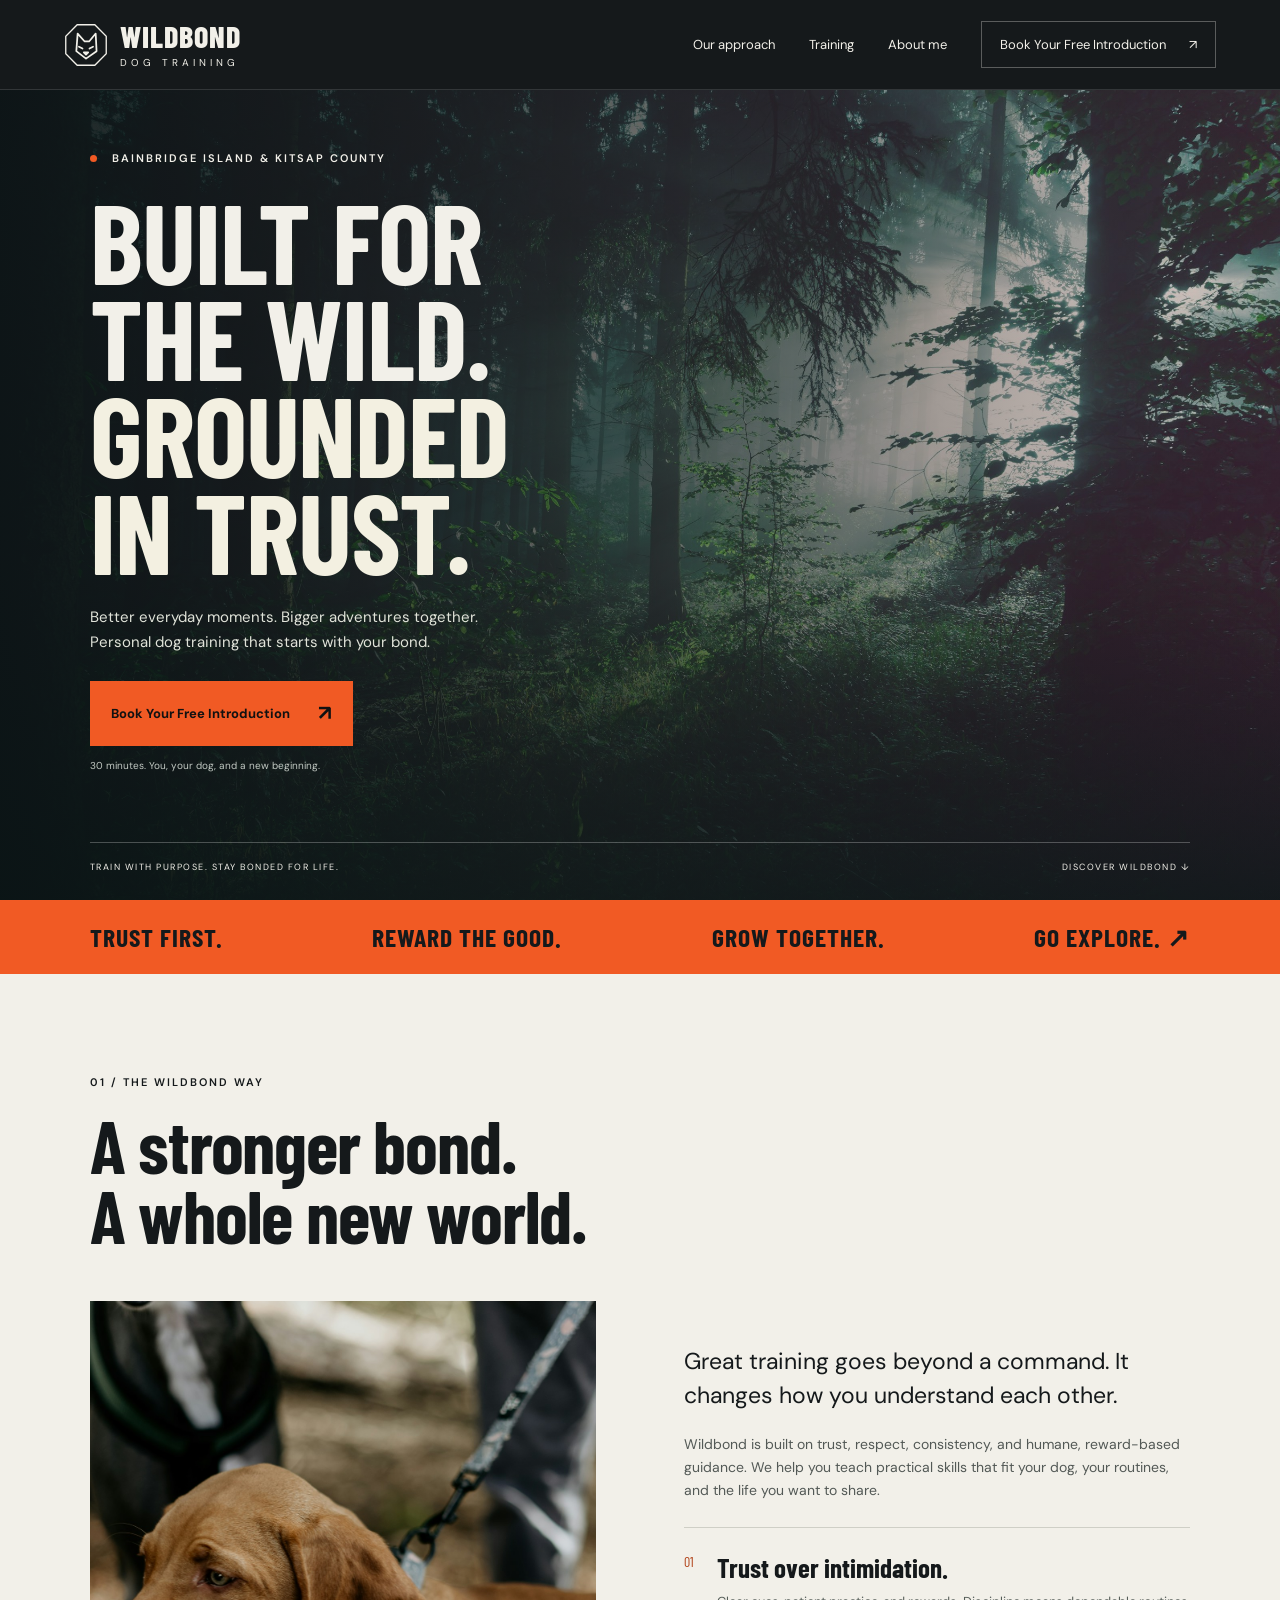
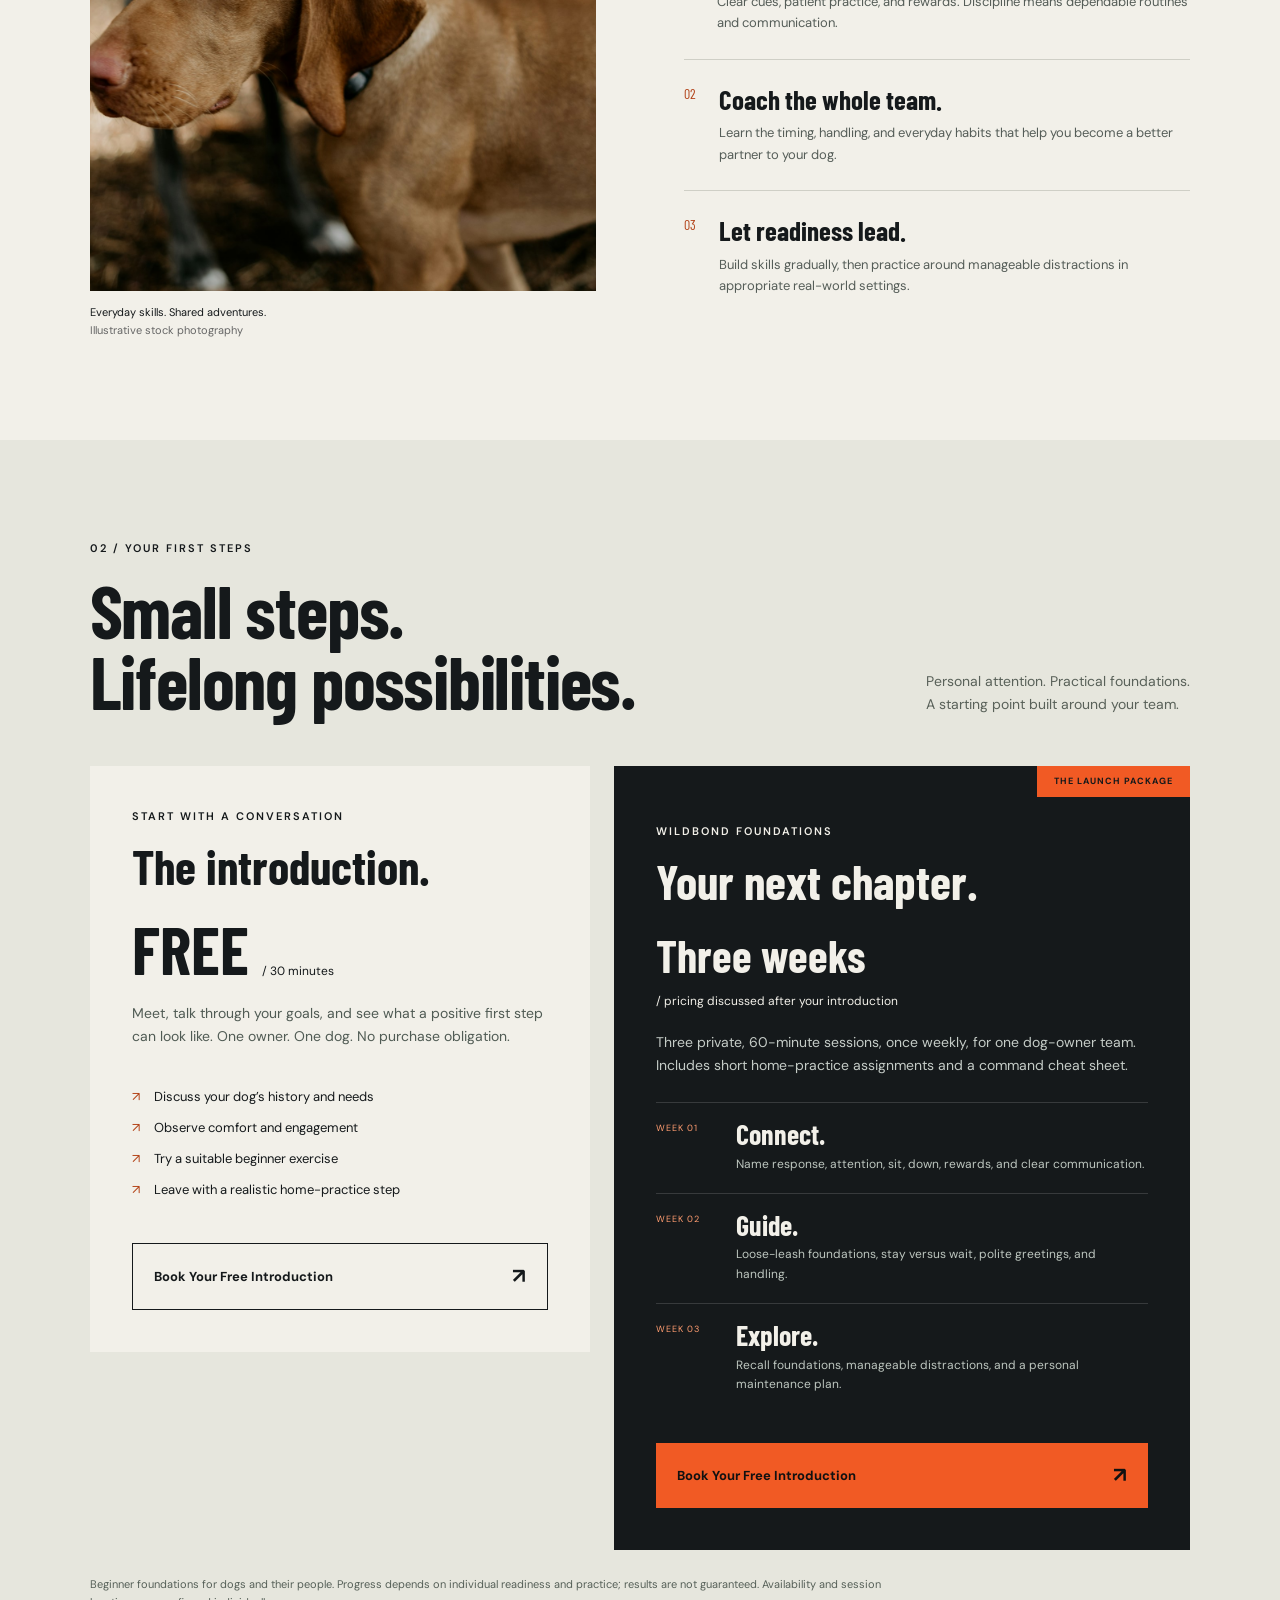
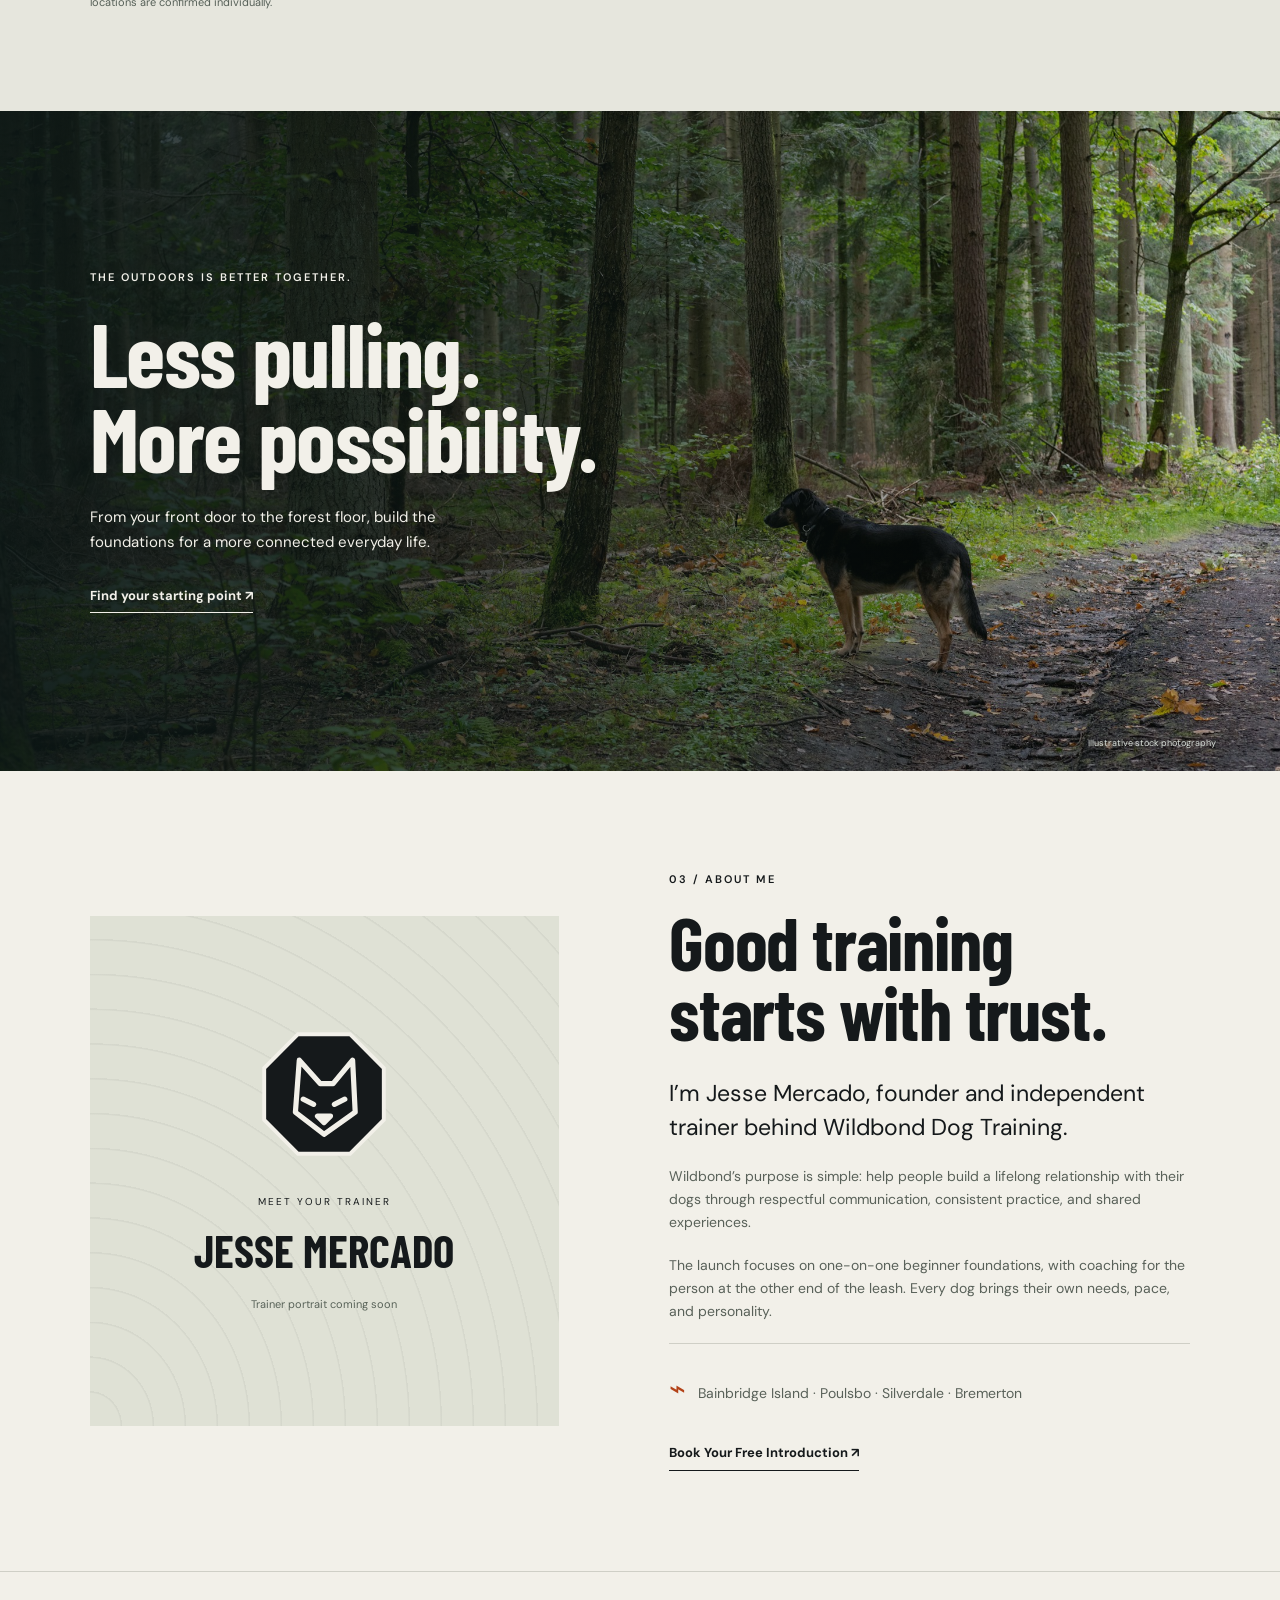
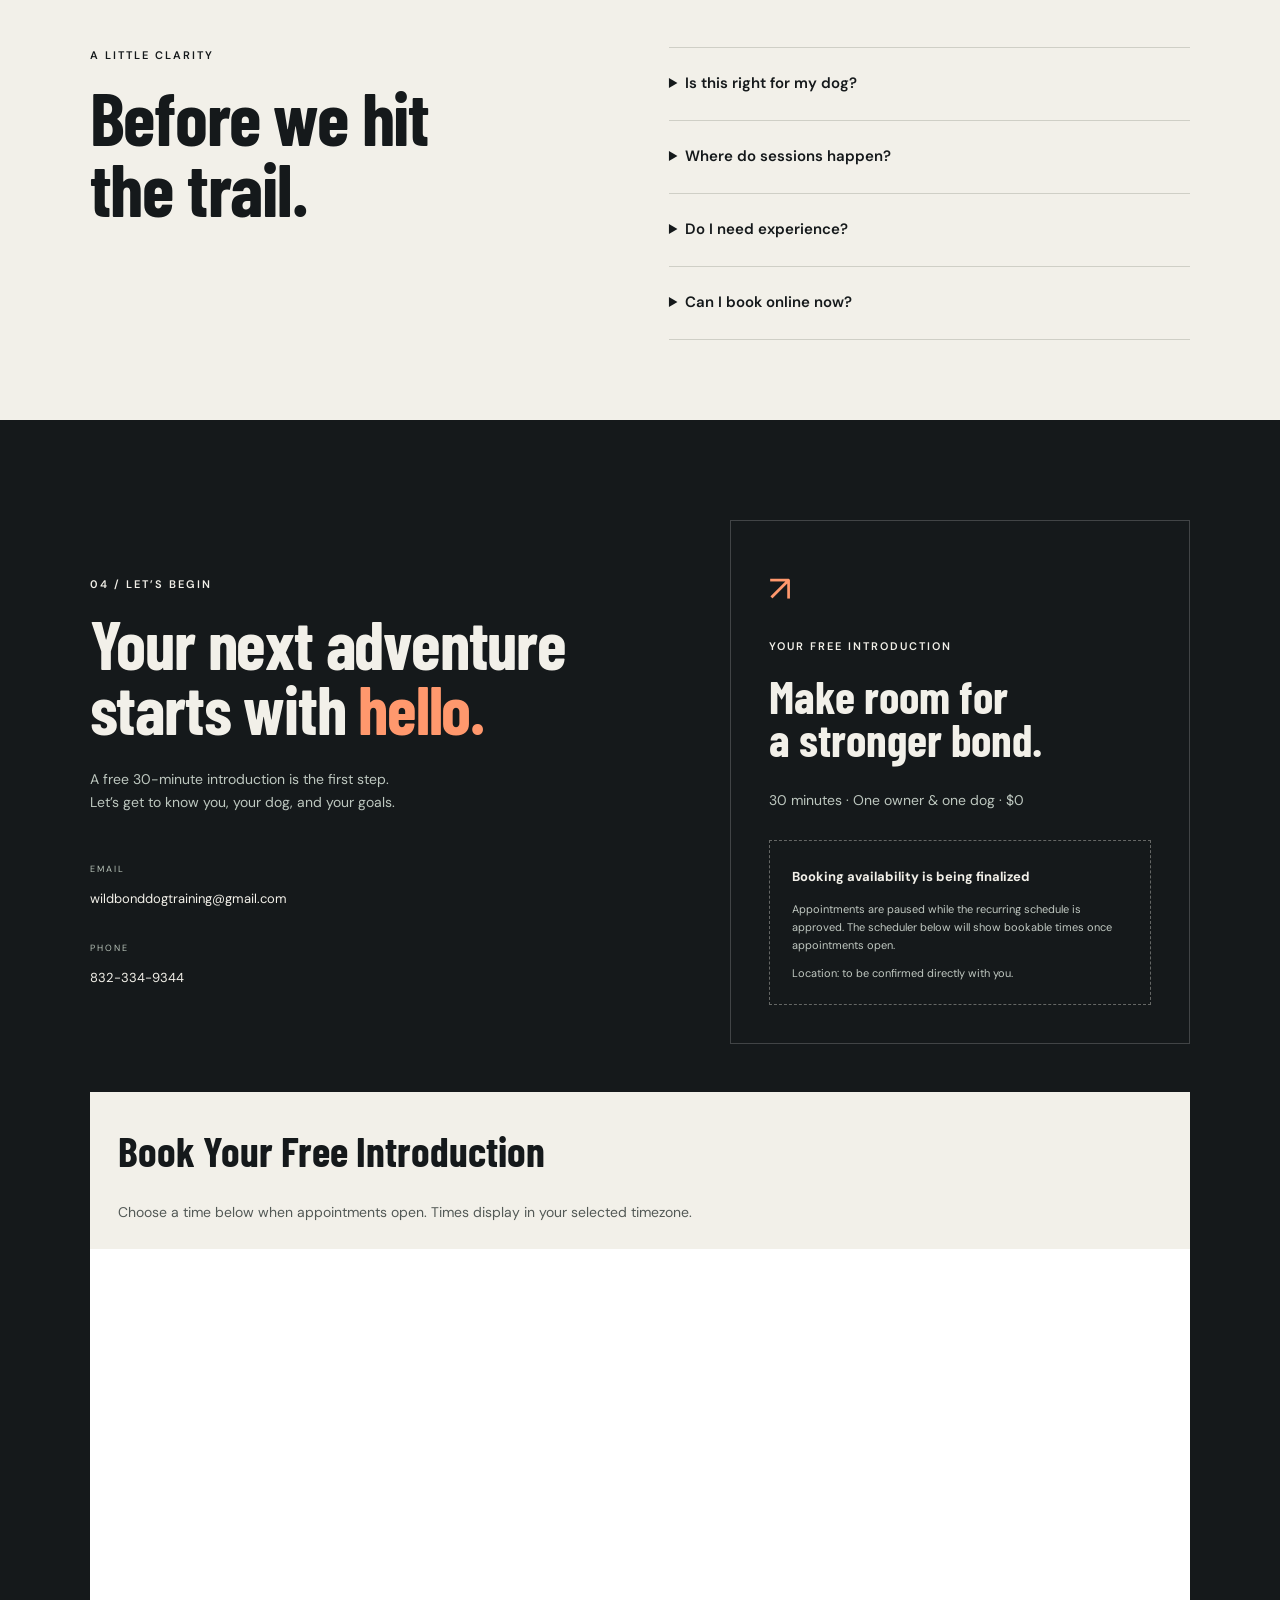
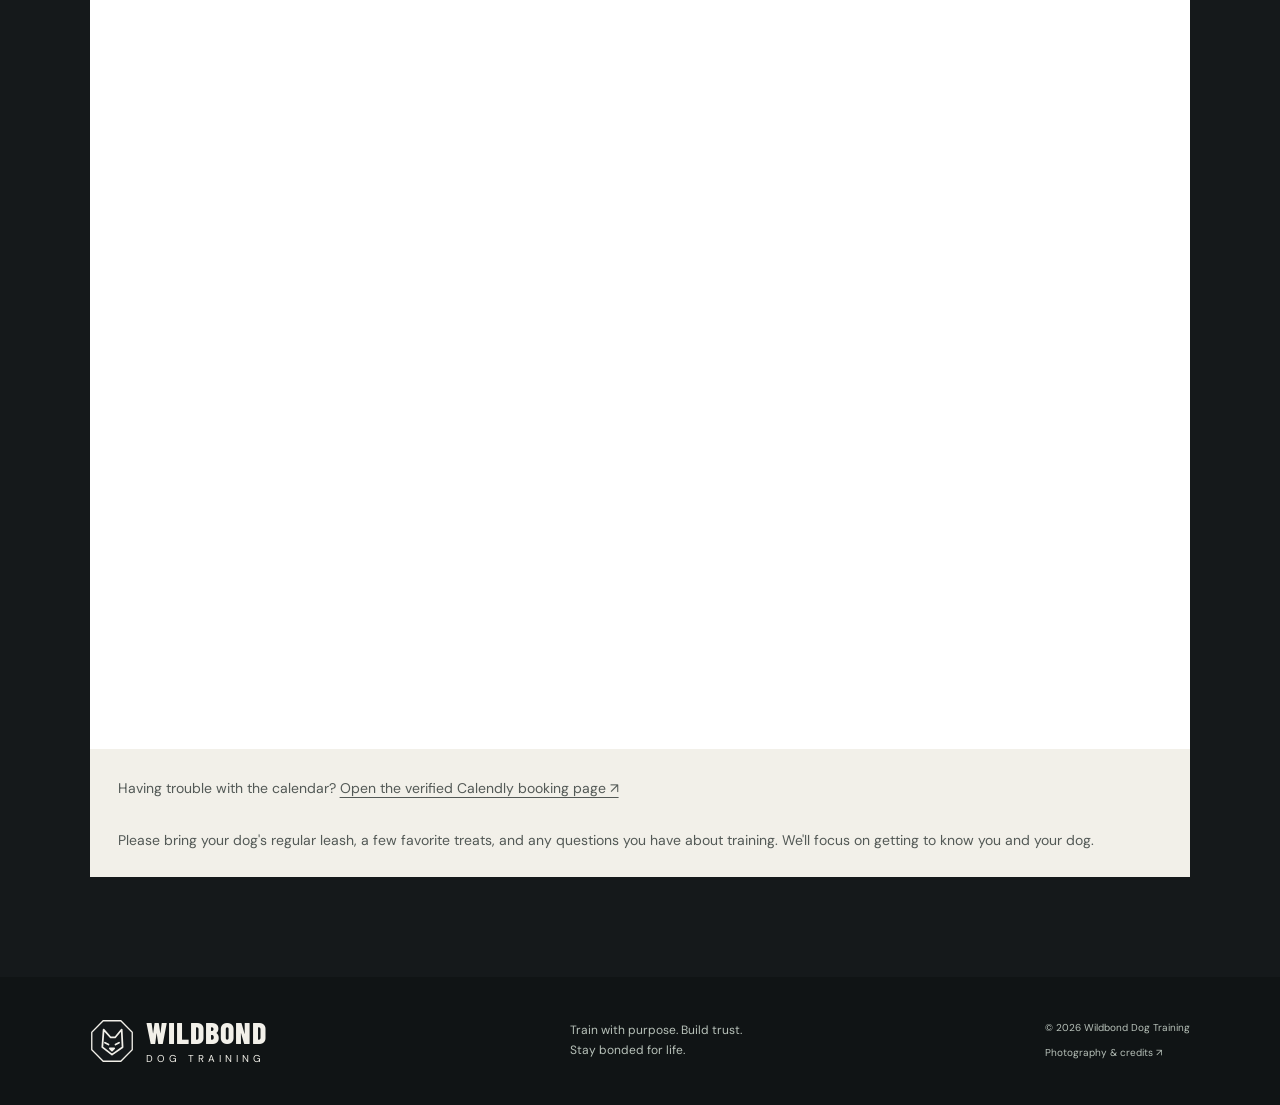
<file: index.html>
<!doctype html>
<html lang="en">
<head>
  <meta charset="utf-8"><meta name="viewport" content="width=device-width, initial-scale=1">
  <title>Wildbond Dog Training | Built for the Wild. Grounded in Trust.</title>
  <meta name="description" content="Personal, reward-based dog training for Bainbridge Island and Kitsap County. Explore a free 30-minute introduction and the three-week private Foundations program.">
  <meta name="theme-color" content="#15191b"><link rel="icon" href="mark.svg" type="image/svg+xml">
  <link rel="stylesheet" href="styles.css"><script src="script.js" defer></script>
</head>
<body>
<a class="skip" href="#main">Skip to content</a>
<header class="header">
  <a class="brand" href="#home" aria-label="Wildbond Dog Training home"><img src="mark.svg" alt="" width="44" height="44"><span>WILDBOND<small>DOG TRAINING</small></span></a>
  <button class="menu-toggle" aria-expanded="false" aria-controls="navigation">Menu <span>☰</span></button>
  <nav id="navigation" aria-label="Main navigation"><a href="#approach">Our approach</a><a href="#training">Training</a><a href="#about">About me</a><a href="#booking" class="nav-cta">Book Your Free Introduction <span>↗</span></a></nav>
</header>
<main id="main">
<section class="hero" id="home" aria-labelledby="hero-title">
  <img class="hero-photo" src="forest.jpg" alt="Sunlight filters through a dense evergreen forest" fetchpriority="high" width="2400" height="1600">
  <div class="hero-content"><p class="eyebrow"><span class="dot"></span> BAINBRIDGE ISLAND & KITSAP COUNTY</p><h1 id="hero-title">BUILT FOR<br>THE WILD.<br><span>GROUNDED<br>IN TRUST.</span></h1><p class="hero-description">Better everyday moments. Bigger adventures together.<br>Personal dog training that starts with your bond.</p><a class="button orange" href="#booking">Book Your Free Introduction <span>↗</span></a><p class="micro">30 minutes. You, your dog, and a new beginning.</p></div>
  <div class="hero-bottom"><span>TRAIN WITH PURPOSE. STAY BONDED FOR LIFE.</span><a href="#approach">DISCOVER WILDBOND ↓</a></div>
</section>
<div class="manifesto-strip"><span>TRUST FIRST.</span><span>REWARD THE GOOD.</span><span>GROW TOGETHER.</span><span>GO EXPLORE. ↗</span></div>
<section class="section approach" id="approach">
  <div class="section-intro"><p class="eyebrow">01 / THE WILDBOND WAY</p><h2>A stronger bond.<br>A whole new world.</h2></div>
  <div class="approach-grid"><figure class="photo-frame"><img src="forest-dog.jpg" alt="A brown dog on a leash during an outdoor walk" loading="lazy" width="2200" height="1467"><figcaption>Everyday skills. Shared adventures. <span>Illustrative stock photography</span></figcaption></figure><div class="approach-copy"><p class="lead">Great training goes beyond a command. It changes how you understand each other.</p><p>Wildbond is built on trust, respect, consistency, and humane, reward-based guidance. We help you teach practical skills that fit your dog, your routines, and the life you want to share.</p><div class="principle"><span>01</span><div><h3>Trust over intimidation.</h3><p>Clear cues, patient practice, and rewards. Discipline means dependable routines and communication.</p></div></div><div class="principle"><span>02</span><div><h3>Coach the whole team.</h3><p>Learn the timing, handling, and everyday habits that help you become a better partner to your dog.</p></div></div><div class="principle"><span>03</span><div><h3>Let readiness lead.</h3><p>Build skills gradually, then practice around manageable distractions in appropriate real-world settings.</p></div></div></div></div>
</section>
<section class="section training" id="training"><div class="section-heading"><div><p class="eyebrow">02 / YOUR FIRST STEPS</p><h2>Small steps.<br>Lifelong possibilities.</h2></div><p>Personal attention. Practical foundations.<br>A starting point built around your team.</p></div>
  <div class="offers"><article class="offer intro-offer"><p class="eyebrow">START WITH A CONVERSATION</p><h3>The introduction.</h3><p class="price">FREE <span>/ 30 minutes</span></p><p>Meet, talk through your goals, and see what a positive first step can look like. One owner. One dog. No purchase obligation.</p><ul><li>Discuss your dog’s history and needs</li><li>Observe comfort and engagement</li><li>Try a suitable beginner exercise</li><li>Leave with a realistic home-practice step</li></ul><a class="button outline" href="#booking">Book Your Free Introduction <span>↗</span></a></article>
  <article class="offer foundations"><div class="offer-label">THE LAUNCH PACKAGE</div><p class="eyebrow">WILDBOND FOUNDATIONS</p><h3>Your next chapter.</h3><p class="price price-discuss">Three weeks <span>/ pricing discussed after your introduction</span></p><p>Three private, 60-minute sessions, once weekly, for one dog-owner team. Includes short home-practice assignments and a command cheat sheet.</p><ol class="weeks"><li><span>WEEK 01</span><div><h4>Connect.</h4><p>Name response, attention, sit, down, rewards, and clear communication.</p></div></li><li><span>WEEK 02</span><div><h4>Guide.</h4><p>Loose-leash foundations, stay versus wait, polite greetings, and handling.</p></div></li><li><span>WEEK 03</span><div><h4>Explore.</h4><p>Recall foundations, manageable distractions, and a personal maintenance plan.</p></div></li></ol><a class="button orange" href="#booking">Book Your Free Introduction <span>↗</span></a></article></div>
  <p class="offer-note">Beginner foundations for dogs and their people. Progress depends on individual readiness and practice; results are not guaranteed. Availability and session locations are confirmed individually.</p>
</section>
<section class="adventure"><img src="trail-dog.jpg" alt="A dog exploring a leafy woodland path" loading="lazy" width="2200" height="1467"><div><p class="eyebrow">THE OUTDOORS IS BETTER TOGETHER.</p><h2>Less pulling.<br>More possibility.</h2><p>From your front door to the forest floor, build the foundations for a more connected everyday life.</p><a class="text-link" href="#training">Find your starting point ↗</a></div><span class="stock-label">Illustrative stock photography</span></section>
<section class="section about" id="about"><div class="portrait-placeholder"><img src="mark.svg" alt="" width="130" height="130"><span>MEET YOUR TRAINER</span><strong>JESSE MERCADO</strong><small>Trainer portrait coming soon</small></div><div><p class="eyebrow">03 / ABOUT ME</p><h2>Good training<br>starts with trust.</h2><p class="lead">I’m Jesse Mercado, founder and independent trainer behind Wildbond Dog Training.</p><p>Wildbond’s purpose is simple: help people build a lifelong relationship with their dogs through respectful communication, consistent practice, and shared experiences.</p><p>The launch focuses on one-on-one beginner foundations, with coaching for the person at the other end of the leash. Every dog brings their own needs, pace, and personality.</p><p class="area"><span>⌁</span> Bainbridge Island · Poulsbo · Silverdale · Bremerton</p><a class="text-link" href="#booking">Book Your Free Introduction ↗</a></div></section>
<section class="section faq"><div><p class="eyebrow">A LITTLE CLARITY</p><h2>Before we hit<br>the trail.</h2></div><div class="questions"><details><summary>Is this right for my dog?</summary><p>The launch is designed for beginner dogs and owners seeking everyday foundations. The introduction helps assess goals, comfort, and suitability. Serious aggression, severe reactivity, or complex behavioral needs require referral to a qualified specialist.</p></details><details><summary>Where do sessions happen?</summary><p>At a suitable client location or explicitly permitted training space in the service area. The exact location is agreed individually before an appointment is confirmed.</p></details><details><summary>Do I need experience?</summary><p>No prior training experience is needed for beginner foundations. You’ll practice clear cues and rewards together, with short assignments between sessions.</p></details><details><summary>Can I book online now?</summary><p>Use the Calendly section below to book your free introduction when appointments open. You can reschedule or cancel through the links in your Calendly confirmation. The optional Foundations program is discussed after your introduction; it cannot be booked or paid for online.</p></details></div></section>
<section class="section booking" id="booking"><div><p class="eyebrow">04 / LET’S BEGIN</p><h2>Your next adventure<br>starts with <em>hello.</em></h2><p>A free 30-minute introduction is the first step.<br>Let’s get to know you, your dog, and your goals.</p><div class="contact-details"><div><span>EMAIL</span><p><a href="mailto:wildbonddogtraining@gmail.com">wildbonddogtraining@gmail.com</a></p></div><div><span>PHONE</span><p><a href="tel:+18323349344">832-334-9344</a></p></div></div></div><div class="booking-panel" id="calendly-panel"><span class="calendar-icon" aria-hidden="true">↗</span><p class="eyebrow">YOUR FREE INTRODUCTION</p><h3>Make room for<br>a stronger bond.</h3><p>30 minutes · One owner & one dog · $0</p><div class="booking-placeholder"><strong>Booking availability is being finalized</strong><p>Appointments are paused while the recurring schedule is approved. The scheduler below will show bookable times once appointments open.</p><p>Location: to be confirmed directly with you.</p></div></div><div class="scheduler-wrap" aria-labelledby="scheduler-heading"><h3 id="scheduler-heading">Book Your Free Introduction</h3><p class="scheduler-help">Choose a time below when appointments open. Times display in your selected timezone.</p><div class="calendly-inline-widget" data-url="https://calendly.com/mercado_jesse/calendar" style="min-width:320px;height:1100px;"></div><script src="https://assets.calendly.com/assets/external/widget.js" async></script><p class="scheduler-fallback">Having trouble with the calendar? <a href="https://calendly.com/mercado_jesse/calendar" target="_blank" rel="noopener noreferrer">Open the verified Calendly booking page ↗</a></p><p class="scheduler-prep">Please bring your dog's regular leash, a few favorite treats, and any questions you have about training. We'll focus on getting to know you and your dog.</p></div></section>
</main>
<footer><a class="brand" href="#home"><img src="mark.svg" alt="" width="44" height="44"><span>WILDBOND<small>DOG TRAINING</small></span></a><p>Train with purpose. Build trust.<br>Stay bonded for life.</p><div><span>© <span id="year">2026</span> Wildbond Dog Training</span><a href="photo-credits.html">Photography & credits ↗</a></div></footer>
</body></html>
</file>
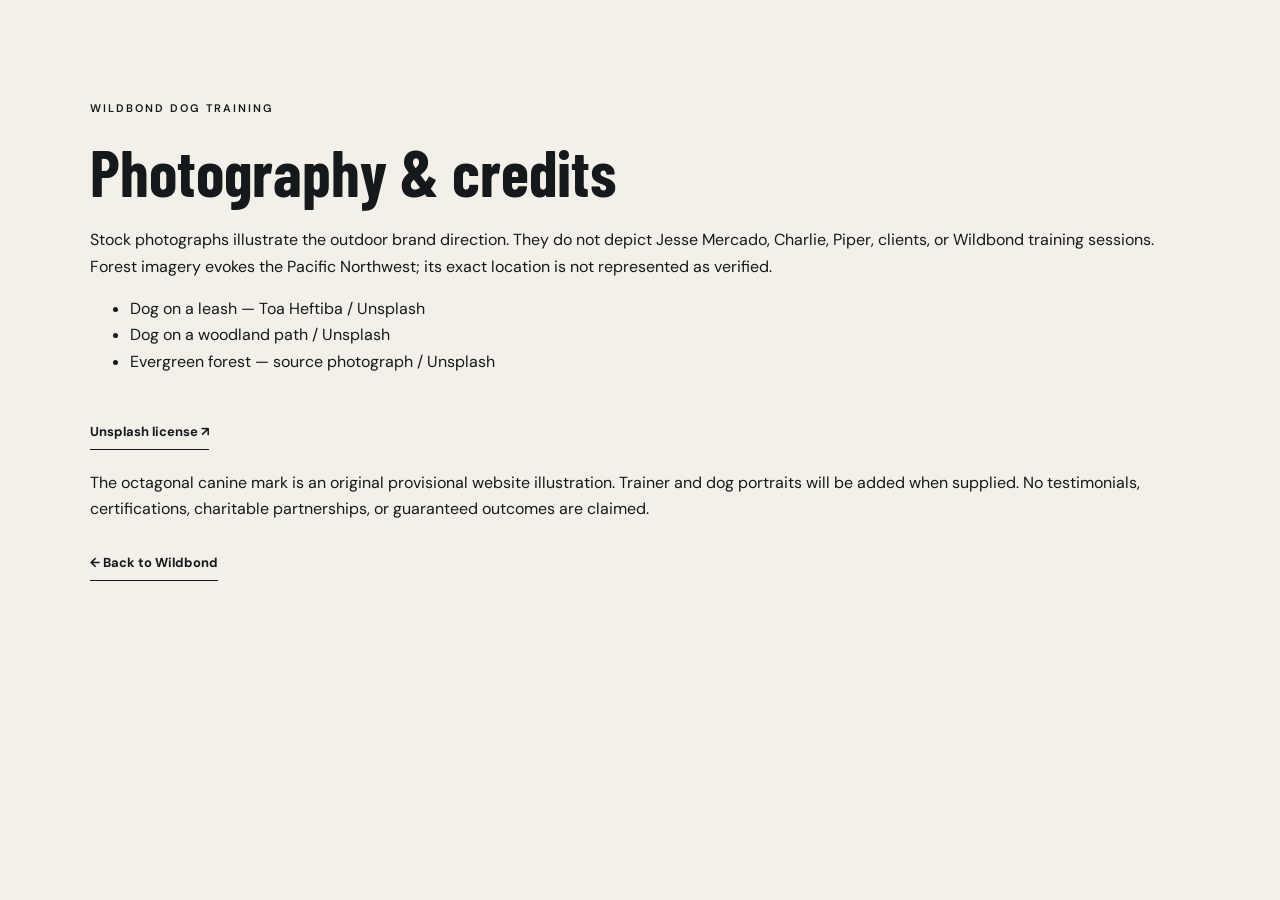
<file: photo-credits.html>
<!doctype html><html lang="en"><head><meta charset="utf-8"><meta name="viewport" content="width=device-width, initial-scale=1"><title>Photography & Credits | Wildbond</title><link rel="stylesheet" href="styles.css"></head><body><main class="section"><p class="eyebrow">WILDBOND DOG TRAINING</p><h1 style="font-size:64px;margin:25px 0">Photography & credits</h1><p>Stock photographs illustrate the outdoor brand direction. They do not depict Jesse Mercado, Charlie, Piper, clients, or Wildbond training sessions. Forest imagery evokes the Pacific Northwest; its exact location is not represented as verified.</p><ul><li><a href="https://unsplash.com/photos/oKL1tSHznaI">Dog on a leash — Toa Heftiba / Unsplash</a></li><li><a href="https://unsplash.com/photos/a-dog-walking-on-a-path-in-the-woods-jyywMavW8Uk">Dog on a woodland path / Unsplash</a></li><li><a href="https://images.unsplash.com/photo-1448375240586-882707db888b">Evergreen forest — source photograph / Unsplash</a></li></ul><p><a class="text-link" href="https://unsplash.com/license">Unsplash license ↗</a></p><p>The octagonal canine mark is an original provisional website illustration. Trainer and dog portraits will be added when supplied. No testimonials, certifications, charitable partnerships, or guaranteed outcomes are claimed.</p><a class="text-link" href="index.html">← Back to Wildbond</a></main></body></html>
</file>
<file: styles.css>
@import url('https://fonts.googleapis.com/css2?family=Barlow+Condensed:wght@600;700;800&family=DM+Sans:wght@400;500;600;700&display=swap');
:root{--ink:#15191b;--paper:#f2f0e9;--orange:#f15a24;--muted:#aeb3ae;--line:#cfcfc6;--display:'Barlow Condensed','Arial Narrow',Impact,sans-serif;--body:'DM Sans',Arial,sans-serif}*{box-sizing:border-box}html{scroll-behavior:smooth;scroll-padding-top:92px}body{margin:0;background:var(--paper);color:var(--ink);font:16px/1.65 var(--body)}a{color:inherit;text-decoration:none}button{font:inherit}img{max-width:100%;display:block;object-fit:cover}h1,h2,h3,h4,p,figure{margin:0}h1,h2,h3,h4{font-family:var(--display);line-height:.95;font-weight:700}h2{font-size:clamp(48px,5.8vw,84px);letter-spacing:-1.2px}p+p{margin-top:20px}a,button,summary{-webkit-tap-highlight-color:transparent}a:focus-visible,button:focus-visible,summary:focus-visible{outline:3px solid var(--orange);outline-offset:6px}.skip{position:fixed;top:-100px;left:20px;z-index:30;background:var(--paper);padding:12px}.skip:focus{top:12px}.header{height:90px;padding:0 5%;display:flex;align-items:center;justify-content:space-between;background:var(--ink);color:var(--paper);position:sticky;top:0;z-index:20;border-bottom:1px solid #ffffff20}.brand{display:flex;align-items:center;gap:12px;font-family:var(--display);font-weight:800;font-size:30px;letter-spacing:1px;line-height:1}.brand small{display:block;font:10px var(--body);letter-spacing:4px;margin-top:5px}.header nav{display:flex;gap:34px;align-items:center;font-size:13px}.header nav a:hover{color:#ff9c70}.nav-cta{padding:12px 18px;border:1px solid #f2f0e950}.nav-cta span{padding-left:20px}.menu-toggle{display:none}.hero{min-height:790px;height:calc(100svh - 90px);max-height:1100px;position:relative;color:var(--paper);background:#14221a;isolation:isolate}.hero-photo{position:absolute;inset:0;width:100%;height:100%;z-index:-2}.hero:after{content:'';position:absolute;inset:0;background:linear-gradient(90deg,#0a1415ed 0%,#101a19a6 43%,#111a1920 100%),linear-gradient(0deg,#0c1819c9,transparent 40%);z-index:-1}.hero-content{padding:60px 7% 90px;max-width:1050px}.eyebrow{font:600 11px/1.5 var(--body);letter-spacing:2px}.dot{display:inline-block;width:7px;height:7px;border-radius:50%;background:var(--orange);margin-right:10px}.hero h1{font-size:clamp(72px,8.8vw,132px);line-height:.86;letter-spacing:-1px;margin:25px 0 26px}.hero h1 span{color:#f3f0e1}.hero-description{font-size:15px;line-height:1.7;color:#e0e3d9}.button{display:flex;align-items:center;justify-content:space-between;gap:28px;min-height:54px;padding:15px 21px;font-size:13px;font-weight:700;transition:background .2s,transform .2s}.button:hover{transform:translateY(-2px)}.orange{background:var(--orange);color:#111}.orange:hover{background:#ff7b45}.hero .button{width:max-content;max-width:100%;margin-top:25px}.button span{font-size:21px}.micro{font-size:10px;color:#c2c9c3;margin-top:12px}.hero-bottom{position:absolute;bottom:25px;left:7%;right:7%;display:flex;justify-content:space-between;font-size:9px;letter-spacing:1.5px;border-top:1px solid #ffffff40;padding-top:17px}.manifesto-strip{display:flex;justify-content:space-between;gap:15px;padding:21px 7%;background:var(--orange);font:700 clamp(15px,2vw,26px) var(--display);letter-spacing:1px}.section{padding:100px 7%}.section-intro{margin-bottom:50px}.section .eyebrow{margin-bottom:19px}.approach-grid{display:grid;grid-template-columns:1fr 1fr;gap:8%;align-items:center}.photo-frame img{width:100%;height:590px;object-position:38% center}.photo-frame figcaption{font-size:11px;padding-top:12px;line-height:1.7}.photo-frame figcaption span{display:block;color:#666}.lead{font-size:23px;line-height:1.5}.approach-copy>p{max-width:540px}.approach-copy>p:not(.lead){color:#535956;font-size:14px}.principle{display:flex;gap:23px;padding-top:25px;margin-top:25px;border-top:1px solid var(--line)}.principle>span{font:14px var(--display);color:#b24218}.principle h3{font-size:27px;line-height:1.1;margin-bottom:8px}.principle p{color:#555d58;font-size:13px}.training{background:#e6e6dd}.section-heading{display:flex;justify-content:space-between;gap:30px;align-items:flex-end;margin-bottom:50px}.section-heading>p{color:#596159;font-size:14px}.offers{display:grid;grid-template-columns:1fr 1.15fr;gap:24px;align-items:start}.offer{padding:42px;background:var(--paper)}.offer h3{font-size:48px}.price{font:700 66px var(--display);margin:26px 0 16px;line-height:1}.price span{font:12px var(--body)}.offer>p:not(.price):not(.eyebrow){font-size:14px;color:#505b54}.offer ul{padding:20px 0 25px;list-style:none;font-size:13px;line-height:2.4}.offer li{padding-left:22px;position:relative}.offer ul li:before{content:'↗';position:absolute;left:0;color:#b34217}.outline{border:1px solid var(--ink)}.foundations{position:relative;background:var(--ink);color:var(--paper);padding-top:57px}.foundations>p:not(.price):not(.eyebrow){color:#c5ccc7}.offer-label{position:absolute;top:0;right:0;background:var(--orange);color:var(--ink);font-size:9px;font-weight:700;letter-spacing:1px;padding:8px 17px}.weeks{padding:0;list-style:none;margin:25px 0 30px}.weeks li{display:flex;gap:25px;padding:18px 0;border-top:1px solid #ffffff25}.weeks li>span{font-size:9px;letter-spacing:1px;color:#ff9c70;min-width:55px}.weeks h4{font-size:28px;margin-bottom:7px}.weeks p{font-size:12px;color:#bdc6bf}.offer-note{font-size:11px;max-width:800px;color:#566058;margin-top:25px}.adventure{min-height:660px;position:relative;color:var(--paper);display:flex;align-items:center;isolation:isolate}.adventure>img{position:absolute;inset:0;width:100%;height:100%;z-index:-2;object-position:center 55%}.adventure:after{content:'';position:absolute;inset:0;background:linear-gradient(90deg,#0c1716e8,#0c171680 55%,#0c171625);z-index:-1}.adventure>div{padding:70px 7%;max-width:740px}.adventure h2{font-size:clamp(60px,7vw,100px);margin:25px 0}.adventure p:not(.eyebrow){max-width:420px;font-size:15px}.text-link{display:inline-block;font-size:13px;font-weight:700;padding-bottom:6px;border-bottom:1px solid;margin-top:30px}.stock-label{position:absolute;bottom:20px;right:5%;font-size:9px;color:#d7ddd7}.about{display:grid;grid-template-columns:.9fr 1fr;gap:10%;align-items:center}.portrait-placeholder{min-height:510px;background:#dfe1d5;display:flex;align-items:center;justify-content:center;flex-direction:column;padding:30px;position:relative;background-image:repeating-radial-gradient(ellipse at 0 100%,transparent 0,transparent 30px,#15191b0c 31px,#15191b0c 32px)}.portrait-placeholder img{margin-bottom:35px}.portrait-placeholder span{font-size:10px;letter-spacing:2px}.portrait-placeholder strong{font:700 45px var(--display);margin-top:12px}.portrait-placeholder small{font-size:11px;color:#596359;margin-top:18px}.about h2{margin-bottom:28px}.about p:not(.lead):not(.eyebrow){font-size:14px;color:#596159}.area{border-top:1px solid var(--line);padding-top:22px}.area span{color:#b34217;font-size:28px;margin-right:8px}.faq{border-top:1px solid var(--line);display:grid;grid-template-columns:.9fr 1fr;gap:10%;padding-top:75px;padding-bottom:80px}.questions details{border-bottom:1px solid var(--line);padding:23px 0}.questions details:first-child{border-top:1px solid var(--line)}summary{cursor:pointer;font-size:15px;font-weight:600;min-height:26px}.questions details p{font-size:13px;color:#596159;padding-top:18px}.booking{background:var(--ink);color:var(--paper);display:grid;grid-template-columns:1.2fr 1fr;gap:8%;align-items:center}.booking h2{font-size:clamp(52px,5.3vw,78px)}.booking h2 em{font-style:normal;color:#ff986d}.booking>div>p:not(.eyebrow){font-size:14px;color:#bdc7bf;margin-top:28px}.contact-details{display:grid;gap:24px;margin-top:40px}.contact-details span{font-size:9px;letter-spacing:2px;color:#b7c2b8}.contact-details p{font-size:13px;margin-top:7px}.booking-panel{border:1px solid #ffffff30;padding:38px}.calendar-icon{display:block;font-size:36px;color:#ff986d;margin-bottom:20px}.booking-panel h3{font-size:46px}.booking-panel>p:not(.eyebrow){font-size:12px;color:#c0c8c1;margin-top:22px}.booking-placeholder{padding:22px;border:1px dashed #f2f0e95c;margin-top:28px}.booking-placeholder strong{font-size:13px}.booking-placeholder p{font-size:11px;color:#c0c8c1;margin-top:10px;overflow-wrap:anywhere}footer{background:#101415;color:var(--paper);padding:40px 7%;display:flex;justify-content:space-between;align-items:center;gap:30px}footer>p{font-size:12px;color:#b8c2ba}footer>div{display:flex;flex-direction:column;font-size:10px;gap:8px;color:#b8c2ba}footer a:hover{text-decoration:underline}@media(min-width:1600px){.section{padding-left:max(7%,calc((100vw - 1400px)/2));padding-right:max(7%,calc((100vw - 1400px)/2))}}@media(max-width:1000px){.header nav{gap:20px}.hero{min-height:770px}.hero-content{padding-top:50px}.hero h1{font-size:105px}.offer{padding:30px}.foundations{padding-top:48px}.approach-grid{gap:5%}.photo-frame img{height:580px}.lead{font-size:20px}.about{gap:6%}.booking{gap:5%}.booking-panel{padding:26px}}@media(max-width:800px){html{scroll-padding-top:76px}.header{height:76px;padding:0 6%}.brand{font-size:26px}.brand img{width:37px;height:37px}.brand small{font-size:8px}.menu-toggle{display:flex;background:none;color:var(--paper);border:1px solid #ffffff55;padding:9px 13px;align-items:center;gap:15px;font-size:12px;min-height:44px}.header nav{display:none;position:absolute;left:0;right:0;top:76px;background:var(--ink);padding:20px 6% 30px;border-bottom:1px solid #ffffff55}.header nav.open{display:flex;flex-direction:column;align-items:stretch;gap:6px}.header nav a{padding:13px 0;font-size:15px}.header nav .nav-cta{padding:13px;margin-top:10px}.hero{min-height:800px;height:calc(100svh - 76px)}.hero-content{padding:50px 7% 100px}.hero h1{font-size:clamp(76px,14vw,108px)}.hero:after{background:linear-gradient(90deg,#0c1717e5,#0c171780),linear-gradient(0deg,#0c1819d9,transparent)}.hero-description{font-size:14px}.hero-bottom{font-size:8px}.hero-bottom>a{display:none}.manifesto-strip{flex-wrap:wrap;padding:20px 7%;gap:12px;font-size:21px}.manifesto-strip span{width:46%}.section{padding:70px 7%}.section-intro{margin-bottom:34px}.approach-grid,.offers,.about,.faq,.booking{grid-template-columns:1fr;gap:35px}.photo-frame img{height:430px}.approach-copy{max-width:none}.section-heading{display:block;margin-bottom:35px}.section-heading>p{margin-top:23px}.offer{padding:30px}.foundations{padding-top:52px}.offer h3{font-size:46px}.adventure{min-height:570px}.adventure>div{padding:70px 7%}.adventure h2{font-size:67px}.adventure>img{object-position:60% center}.portrait-placeholder{min-height:330px}.about h2{margin-bottom:25px}.faq{gap:25px}.booking h2{font-size:61px}.booking-panel{padding:28px}.contact-details{margin-top:30px}.booking-placeholder{padding:20px}footer{flex-direction:column;align-items:flex-start;padding:40px 7%;gap:25px}}@media(max-width:380px){.hero h1{font-size:72px}.hero .button{font-size:11px;gap:12px;padding:13px}.hero{min-height:760px}.hero-content{padding-top:38px}.eyebrow{font-size:9px;letter-spacing:1.4px}.weeks li{gap:14px}.offer{padding:25px}.foundations{padding-top:48px}.booking h2{font-size:51px}.booking-panel h3{font-size:42px}}@media(prefers-reduced-motion:reduce){html{scroll-behavior:auto}.button{transition:none}.button:hover{transform:none}}

/* Calendly integration */
.price-discuss{font-size:45px;line-height:1.1}.price-discuss span{display:block;margin-top:12px;line-height:1.6}.scheduler-wrap{grid-column:1/-1;min-width:0;width:100%;background:var(--paper);color:var(--ink);padding:35px 0 24px}.scheduler-wrap h3{font-size:42px;line-height:1.1;padding:0 28px}.scheduler-help,.scheduler-fallback,.scheduler-prep{padding:0 28px;font-size:13px;line-height:1.7}.scheduler-help{margin:16px 0 24px}.scheduler-fallback{margin-top:20px}.scheduler-fallback a{text-decoration:underline;text-underline-offset:4px}.scheduler-prep{margin-top:20px;color:#535956}.calendly-inline-widget{width:100%;max-width:100%;background:white}.calendly-inline-widget iframe{width:100%;max-width:100%;border:0}@media(max-width:380px){.booking{padding-left:0;padding-right:0}.booking>div:not(.scheduler-wrap){margin-left:7%;margin-right:7%}.scheduler-wrap h3,.scheduler-help,.scheduler-fallback,.scheduler-prep{padding-left:20px;padding-right:20px}.scheduler-wrap h3{font-size:36px}}
.booking{gap:48px 8%}.booking>.scheduler-wrap>p{color:#535956}.scheduler-wrap{align-self:start}
.booking>.scheduler-wrap>p:not(.eyebrow){color:#535956}
</file>
